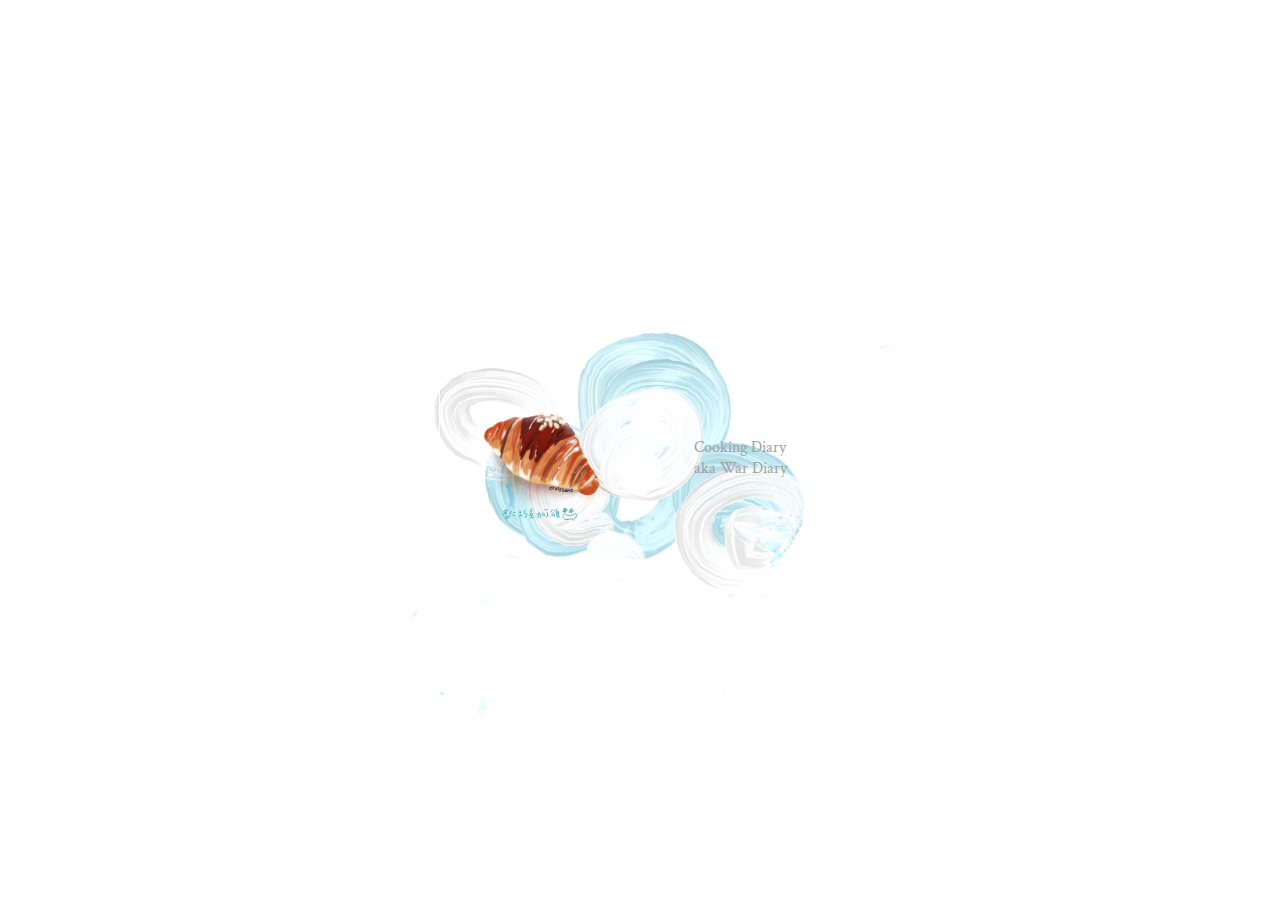
<file: index.html>
<!DOCTYPE html>
<html>
  <head>
    <link href="https://fonts.googleapis.com/css2?family=Crimson+Text:wght@600&family=Playfair+Display:wght@700&display=swap" rel="stylesheet">
    <link href="https://fonts.googleapis.com/css2?family=Noto+Sans+TC:wght@300;400&display=swap" rel="stylesheet">
    <link rel="stylesheet" href="index.css">
    <title>Love Miffy so matcha</title>
  </head>
  
<body>
  <center>
  <table cellpadding="0" cellspacing="0" style="border:solid 1px #ffffff">
    <tr>
      <td>
      <a href="https://c377606.github.io/Pidan/HTML/Cafe.html">
        <img src="photos/cafe/cro.png" width="200" alt="Cafe">
      </a>
      </td>
      <td><a href="https://c377606.github.io/Pidan/HTML/Cookingdiary.html">Cooking Diary<br>aka War Diary</a>
      </td>
  </tr>
  </table>
  </center>


</body>
</html>
</file>
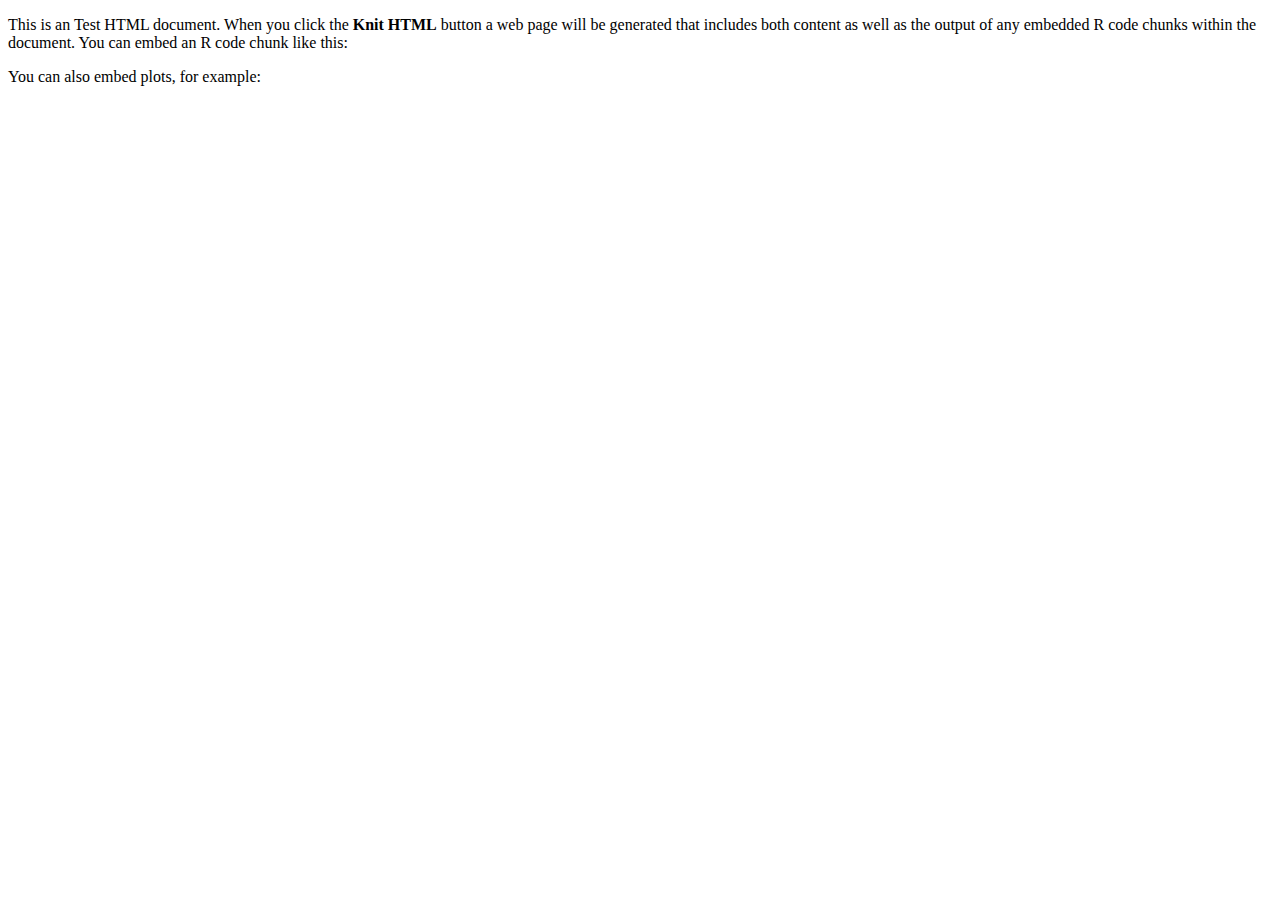
<file: test.html>
<!DOCTYPE html>

<html>

<head>
<meta charset="utf-8">
<title>Title</title>
</head>

<body>

<p>This is an Test HTML document. When you click the <b>Knit HTML</b> button a web page will be generated that includes both content as well as the output of any embedded R code chunks within the document. You can embed an R code chunk like this:</p>

<!--begin.rcode
summary(cars)
end.rcode-->

<p>You can also embed plots, for example:</p>

<!--begin.rcode fig.width=7, fig.height=6
plot(cars)
end.rcode-->

</body>
</html>
</file>
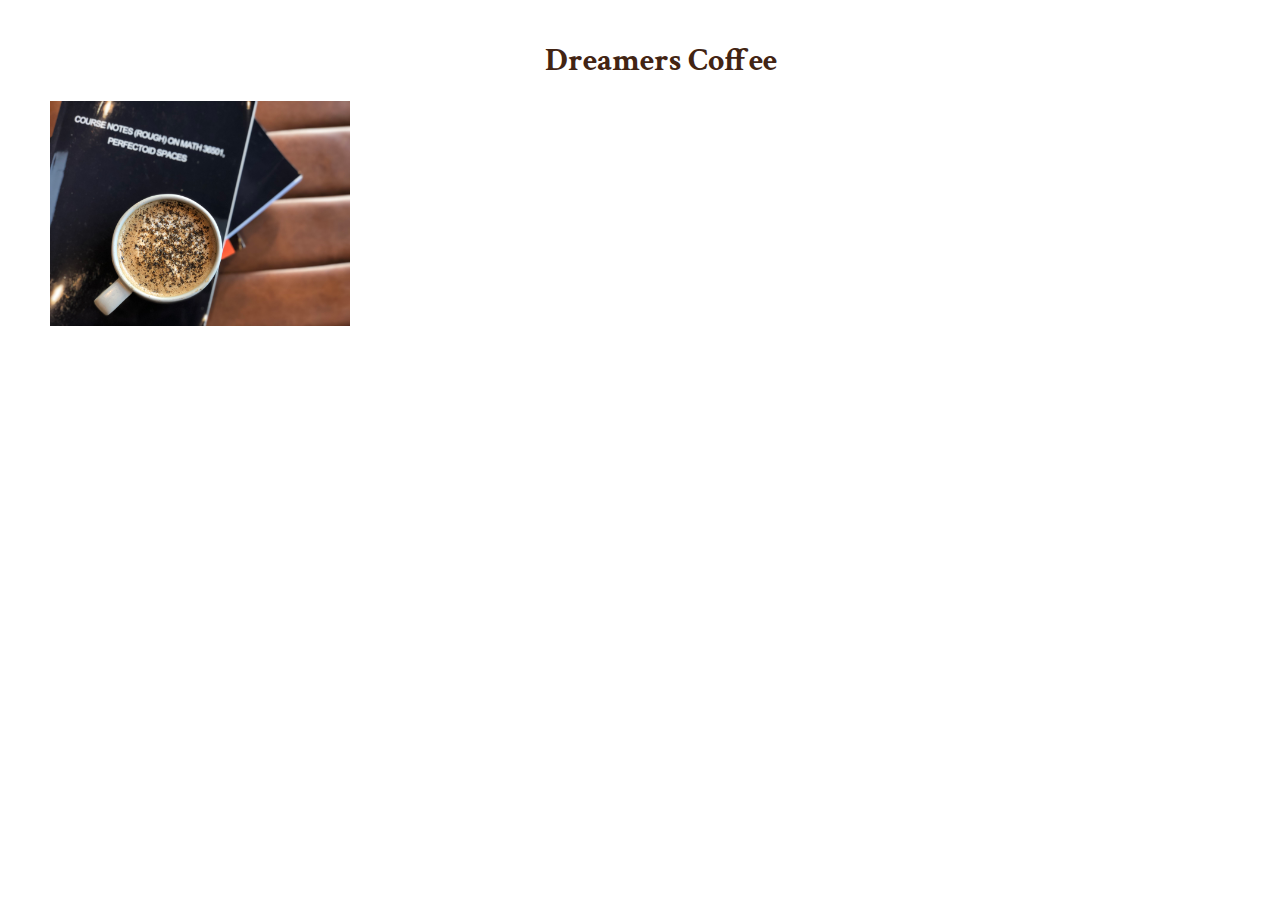
<file: HTML/Cafe.html>
<html>
    <head>
        <link href="https://fonts.googleapis.com/css2?family=Crimson+Text:wght@600&family=Playfair+Display:wght@700&display=swap" rel="stylesheet">
        <link href="https://fonts.googleapis.com/css2?family=Noto+Sans+TC:wght@300;400&display=swap" rel="stylesheet">
        <title>Cafe</title>
        <link rel="stylesheet" href="Cafe/css/Cafe.css">
 
    </head>

    <body>
        <tr>
            <td class="name">
                <a href="https://c377606.github.io/Pidan/HTML/Cafe/Dreamers.html"><h1>Dreamers Coffee</h1></a>
            </td>
        </tr>

        <tr>
            <td>
                    <img src="../photos/cafe/dreamers/IMG_0516.JPG" width="300px">
            </td>
        </tr>
       
    </body>
</html>
</file>
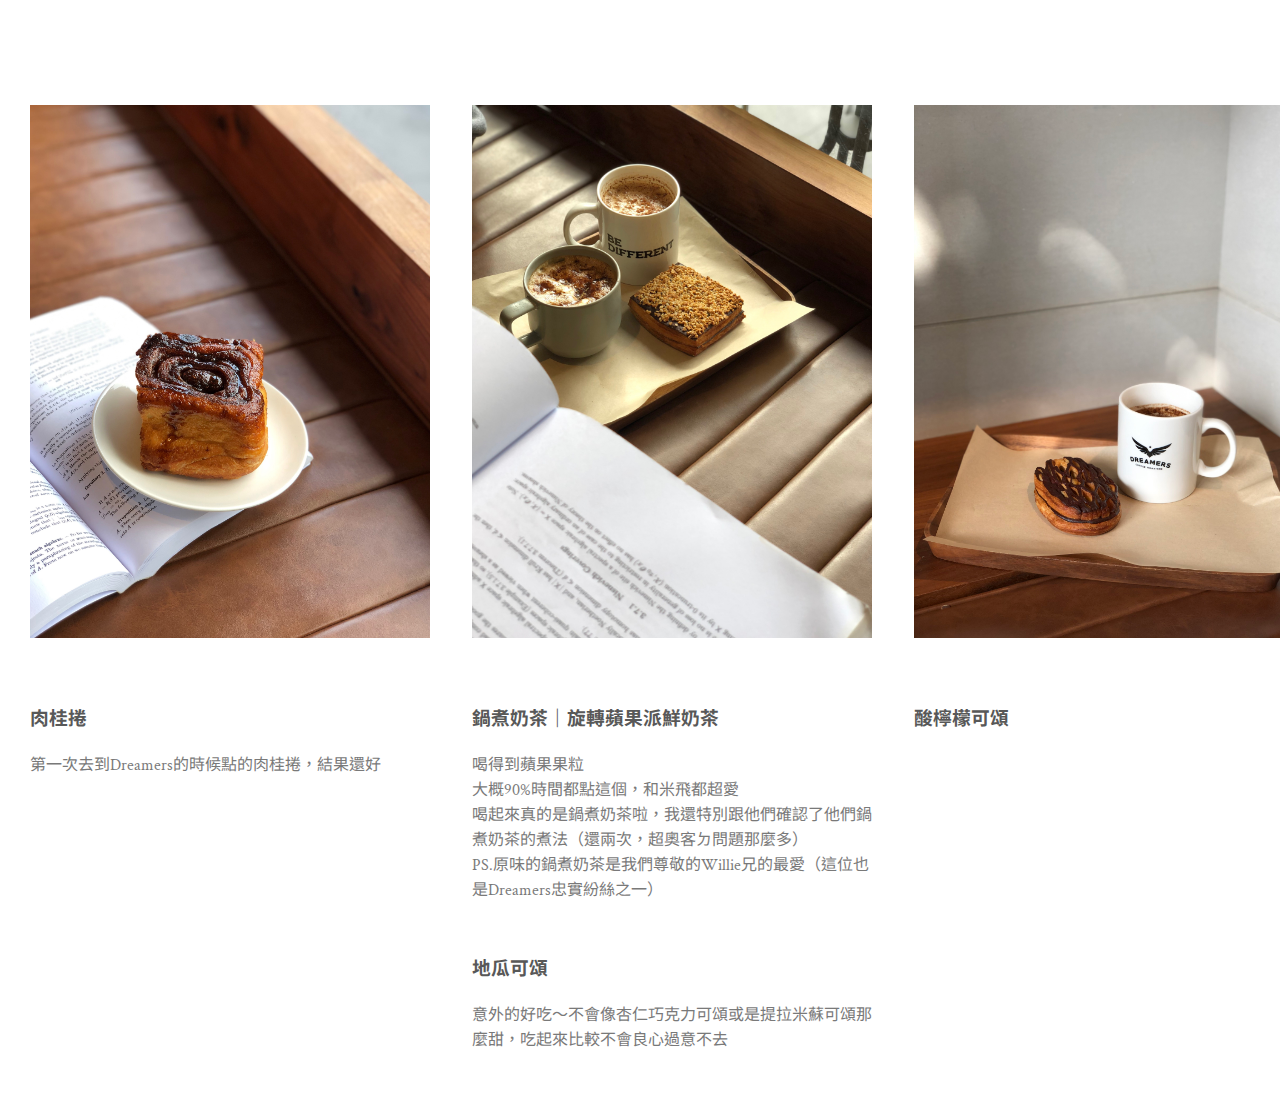
<file: HTML/Cafe/Dreamers.html>
<!DOCTYPE html>
<html>
  <head>
    <link href="https://fonts.googleapis.com/css2?family=Crimson+Text:wght@600&family=Playfair+Display:wght@700&display=swap" rel="stylesheet">
    <link href="https://fonts.googleapis.com/css2?family=Noto+Sans+TC:wght@300;400&display=swap" rel="stylesheet">

    <link rel="stylesheet" href="css/Dreamers.css">

    <title>Dreamers Coffee</title>
  </head>
  
<body>
  <h1></h1>
    <center>
      <table class="photo1">
        <tr>
          <td>
            <img src="../../photos/cafe/dreamers/IMG_3612.jpg" width="400" alt="coffee">
          </td>
          <td>
            <img src="../../photos/cafe/dreamers/Snapseed.jpg" width="400" alt="coffee">
          </td>
          <td>
            <img src="../../photos/cafe/dreamers/IMG_0652.jpg" width="400" alt="coffee">
          </td>
        </tr>

        <tr>
          <td>
            <h3>肉桂捲</h3>
            <p class="text1">
              第一次去到Dreamers的時候點的肉桂捲，結果還好
            </p>
          </td>
          <td>
            <h3>鍋煮奶茶｜旋轉蘋果派鮮奶茶</h3>
            <p class="text1">
            喝得到蘋果果粒
            <br>大概90%時間都點這個，和米飛都超愛
            <br>喝起來真的是鍋煮奶茶啦，我還特別跟他們確認了他們鍋煮奶茶的煮法（還兩次，超奧客ㄉ問題那麼多）
            <br>PS.原味的鍋煮奶茶是我們尊敬的Willie兄的最愛（這位也是Dreamers忠實紛絲之一）
            </p>
            <br><h3>地瓜可頌</h3>
            <p class="text1">
              意外的好吃～不會像杏仁巧克力可頌或是提拉米蘇可頌那麼甜，吃起來比較不會良心過意不去
            </p>
          </td>
          <td>
            <h3>酸檸檬可頌</h3>
          </td>
        </tr>
      </table>
    </center>
    

    
  
  
</body>
</html>
</file>
<file: index.css>
body {
    background-image:url("photos/back.png");
    background-repeat:no-repeat;
    background-size: 1300px;
    background-position: center;
    color: white;
}

table {
    height: 100vh;
}

td {
    font-family: 'Crimson Text', 'Noto Sans TC', sans-serif, serif;
    color:#a7a7a7;
    text-align: center;
    padding: 0px;
    width: 200px;
}

a {
    text-decoration:none;
    color: #a0a0a0;
}

a:hover {
    text-decoration:none;
    color: #888888;
}
</file>
<file: HTML/Cafe/css/Cafe.css>
body {
    margin-top: 40px;
    margin-left: 50px;
}

h1{
    font-family: 'Crimson Text', 'Noto Sans TC', sans-serif, serif;
    color:#422413;
    text-align: center;
    height: 40px;
}

a {
    text-decoration:none;
    color: #a0a0a0;

}

a:hover {
    text-decoration:none;
    color: #888888;
}
</file>
<file: HTML/Cafe/css/Dreamers.css>
body {
    background-repeat:no-repeat;
    background-size: 750px;
    background-position: top right;
    color: white;
    
}

h1{
    font-family: 'Crimson Text', 'Noto Sans TC', sans-serif, serif;
    color:#205574;
    text-align: center;
    height: 40px;
}

h3 {
    font-family: 'Crimson Text','Noto Sans TC', sans-serif, serif;
    color: #585858;
}

.text1 {
    font-family: 'Crimson Text','Noto Sans TC', sans-serif, serif;
    color: #797979;
}

td {
    width: 400px;
    padding: 20px;
    text-align: left;
    vertical-align: top;
    
}
</file>
